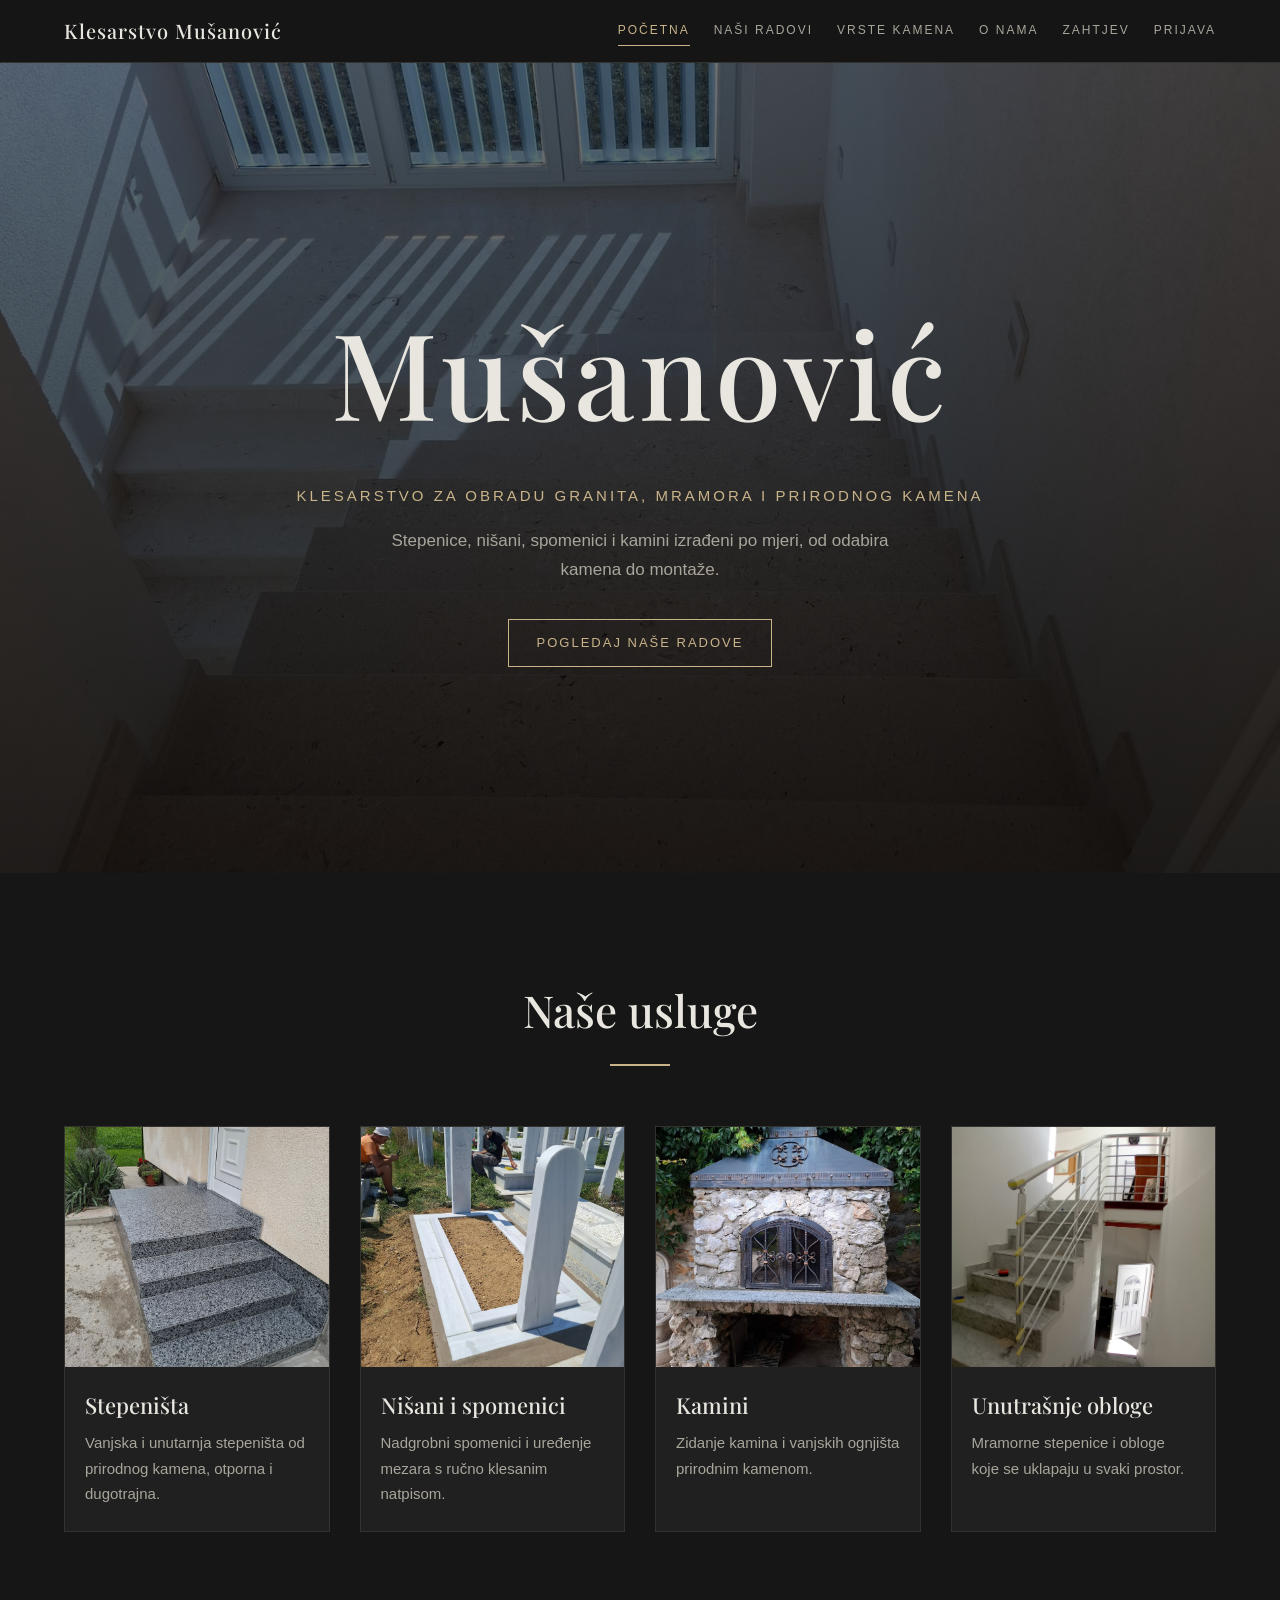
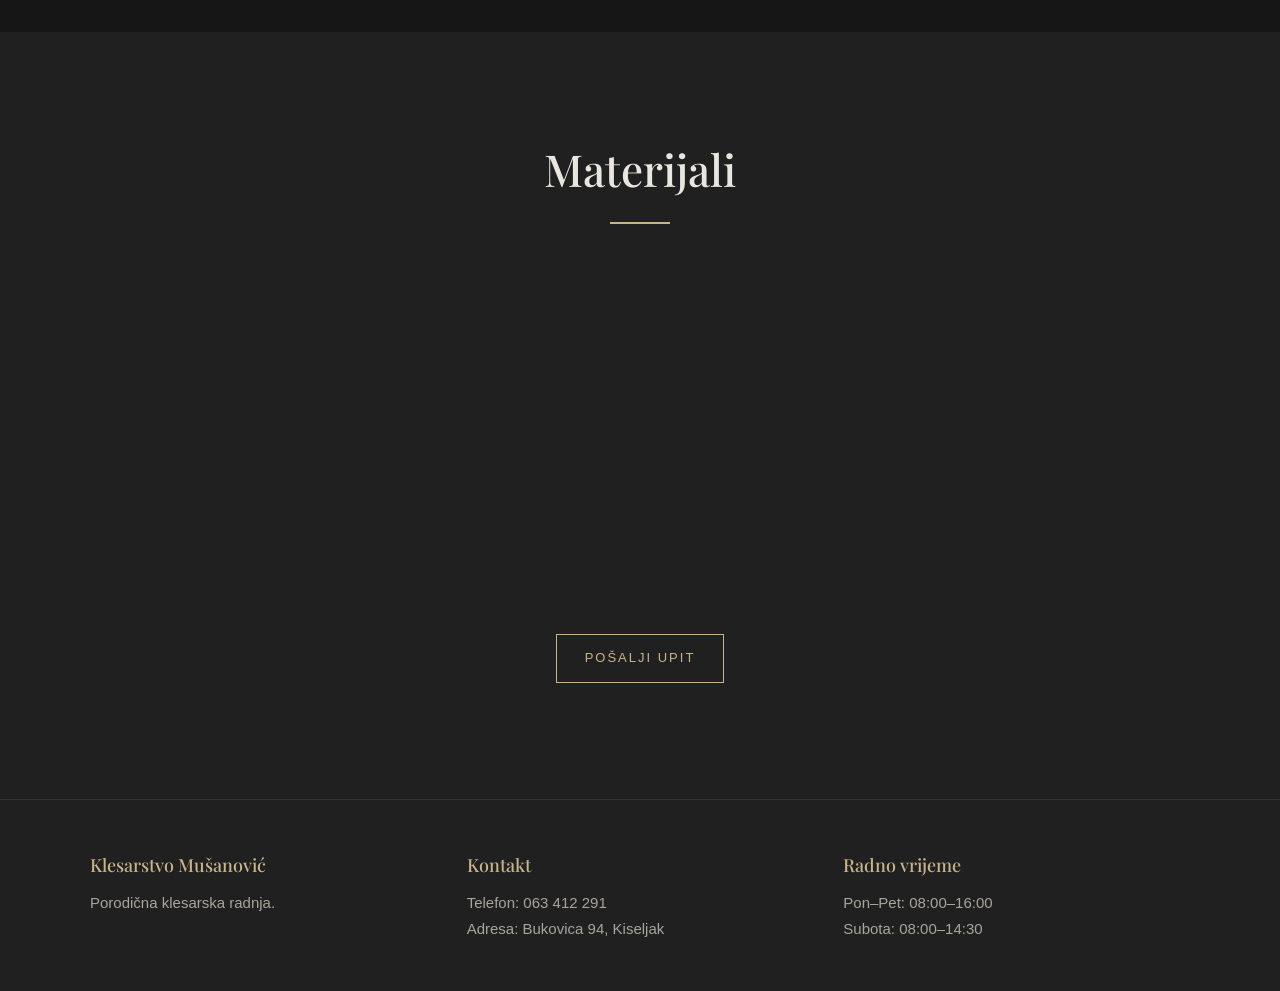
<file: frontend/index.html>
<!DOCTYPE html>
<html lang="bs">
<head>
  <meta charset="UTF-8">
  <meta name="viewport" content="width=device-width, initial-scale=1">
  <title>Klesarstvo Mušanović</title>
  <link rel="preconnect" href="https://fonts.googleapis.com">
  <link rel="preconnect" href="https://fonts.gstatic.com" crossorigin>
  <link href="https://fonts.googleapis.com/css2?family=Playfair+Display:wght@400;500&display=swap" rel="stylesheet">
  <link rel="stylesheet" href="css/style.css">
</head>
<body>
  <header>
    <a class="logo" href="#home">Klesarstvo Mušanović</a>
    <nav>
      <a href="#home" data-route="home">Početna</a>
      <a href="#radovi" data-route="radovi">Naši radovi</a>
      <a href="#kamen" data-route="kamen">Vrste kamena</a>
      <a href="#about" data-route="about">O nama</a>
      <a href="#zahtjev" data-route="zahtjev">Zahtjev</a>
      <a href="#login" data-route="login">Prijava</a>
    </nav>
  </header>

  <main id="app"></main>

  <footer>
    <div class="podnozje">
      <div><h3>Klesarstvo Mušanović</h3><p>Porodična klesarska radnja.</p></div>
      <div><h3>Kontakt</h3><p>Telefon: 063 412 291<br>Adresa: Bukovica 94, Kiseljak</p></div>
      <div><h3>Radno vrijeme</h3><p>Pon–Pet: 08:00–16:00<br>Subota: 08:00–14:30</p></div>
    </div>
  </footer>

  <script src="js/router.js"></script>
  <script src="js/script.js"></script>
</body>
</html>
</file>
<file: frontend/css/style.css>
:root {
  --bg: #161616;
  --bg2: #202020;
  --tekst: #e8e6df;
  --tekst2: #a8a59b;
  --akcent: #c9b48a;
  --linija: #33322f;
}

* { box-sizing: border-box; }
html { scroll-behavior: smooth; }

body {
  margin: 0;
  font-family: Arial, sans-serif;
  line-height: 1.7;
  color: var(--tekst);
  background: var(--bg);
}

h1, h2, h3, .logo { font-family: "Playfair Display", Georgia, serif; font-weight: 500; margin: 0; }

/* ZAGLAVLJE */
header {
  position: sticky;
  top: 0;
  z-index: 10;
  display: flex;
  justify-content: space-between;
  align-items: center;
  flex-wrap: wrap;
  gap: 8px 24px;
  padding: 14px 5%;
  background: rgba(22, 22, 22, 0.94);
  border-bottom: 1px solid var(--linija);
}

.logo { font-size: 20px; letter-spacing: 1px; color: var(--tekst); text-decoration: none; }

nav { display: flex; flex-wrap: wrap; gap: 8px 24px; }

nav a {
  color: var(--tekst2);
  text-decoration: none;
  text-transform: uppercase;
  font-size: 12px;
  letter-spacing: 2px;
  padding: 4px 0;
  border-bottom: 1px solid transparent;
}

nav a:hover, nav a.aktivna { color: var(--akcent); border-bottom-color: var(--akcent); }

/* HERO */
.hero {
  min-height: 90vh;
  display: flex;
  flex-direction: column;
  justify-content: center;
  align-items: center;
  text-align: center;
  padding: 40px 5%;
  background:
    linear-gradient(rgba(0, 0, 0, 0.55), rgba(0, 0, 0, 0.8)),
    url("../assets/stepenice-krecnjak.jpg") center / cover no-repeat;
}

.hero h1 { font-size: clamp(48px, 10vw, 120px); letter-spacing: 4px; }
.podnaslov { margin: 10px 0 0; font-size: 15px; letter-spacing: 3px; text-transform: uppercase; color: var(--akcent); }
.opis-hero { max-width: 560px; margin: 18px 0 34px; color: var(--tekst2); font-size: 17px; }

/* DUGMAD */
.dugme, button {
  display: inline-block;
  padding: 12px 28px;
  background: transparent;
  color: var(--akcent);
  border: 1px solid var(--akcent);
  text-decoration: none;
  text-transform: uppercase;
  letter-spacing: 2px;
  font-size: 13px;
  cursor: pointer;
  transition: background 0.3s, color 0.3s;
}

.dugme:hover, button:hover { background: var(--akcent); color: var(--bg); }

/* SEKCIJE */
.sekcija { padding: 100px 5%; scroll-margin-top: 60px; }
.sekcija.tamna { background: var(--bg2); }
.naslov { text-align: center; font-size: clamp(30px, 4vw, 44px); margin-bottom: 60px; }
.naslov::after { content: ""; display: block; width: 60px; height: 2px; background: var(--akcent); margin: 16px auto 0; }
.centar { text-align: center; margin-top: 50px; }

/* KARTICE USLUGA */
.kartice {
  max-width: 1200px;
  margin: 0 auto;
  display: grid;
  grid-template-columns: repeat(auto-fit, minmax(250px, 1fr));
  gap: 30px;
}

.kartica { background: var(--bg2); border: 1px solid var(--linija); }
.kartica img { display: block; width: 100%; height: 240px; object-fit: cover; }
.kartica h3 { font-size: 22px; padding: 20px 20px 6px; }
.kartica p { padding: 0 20px 24px; margin: 0; color: var(--tekst2); font-size: 15px; }

/* CIK-CAK RADOVI */
.red { max-width: 1100px; margin: 0 auto 110px; display: flex; align-items: center; gap: 70px; }
.red:nth-of-type(even) { flex-direction: row-reverse; }
.red:last-child { margin-bottom: 0; }

.red figure { flex: 1; margin: 0; }
.red img { display: block; width: 100%; aspect-ratio: 4 / 5; object-fit: cover; }
.red .opis { flex: 1; }

.opis span { color: var(--akcent); font-size: 13px; letter-spacing: 3px; text-transform: uppercase; }
.opis h3 { font-size: clamp(26px, 3.5vw, 38px); margin: 8px 0 16px; }
.opis p { color: var(--tekst2); font-size: 17px; }

/* MATERIJALI */
.materijali {
  max-width: 1200px;
  margin: 0 auto;
  display: grid;
  grid-template-columns: repeat(auto-fit, minmax(240px, 1fr));
  gap: 24px;
}

.materijal { position: relative; overflow: hidden; }
.materijal img { display: block; width: 100%; height: 300px; object-fit: cover; transition: transform 0.6s; }
.materijal:hover img { transform: scale(1.06); }

.materijal span {
  position: absolute;
  left: 0; right: 0; bottom: 0;
  padding: 40px 16px 16px;
  font-family: "Playfair Display", Georgia, serif;
  font-size: 22px;
  background: linear-gradient(transparent, rgba(0, 0, 0, 0.85));
}

/* ANIMACIJA POJAVLJIVANJA */
.reveal { opacity: 0; transform: translateY(50px); transition: opacity 0.9s ease, transform 0.9s ease; }
.reveal.vidljivo { opacity: 1; transform: none; }

/* UNUTARNJE STRANICE */
.stranica { max-width: 900px; margin: 0 auto; padding: 70px 5% 60px; }
.stranica h1 { font-size: clamp(32px, 5vw, 48px); margin-bottom: 12px; }
.stranica h2 { margin: 40px 0 12px; font-size: 26px; }
.uvod { color: var(--tekst2); font-size: 18px; margin-bottom: 40px; }

.kontakt { display: grid; grid-template-columns: repeat(auto-fit, minmax(220px, 1fr)); gap: 24px; }
.kontakt div { padding: 20px; background: var(--bg2); border: 1px solid var(--linija); }
.kontakt span { color: var(--akcent); font-size: 13px; letter-spacing: 2px; text-transform: uppercase; }
.kontakt p { margin: 6px 0 0; }

/* FORME */
form { display: grid; gap: 16px; max-width: 520px; margin-bottom: 30px; }
label { display: grid; gap: 6px; font-size: 14px; color: var(--tekst2); }
.dimenzije { display: grid; grid-template-columns: repeat(3, minmax(0, 1fr)); gap: 12px; }

input, select, textarea {
  padding: 10px;
  font-size: 15px;
  font-family: inherit;
  color: var(--tekst);
  background: var(--bg2);
  border: 1px solid var(--linija);
}

input:focus, select:focus, textarea:focus { outline: none; border-color: var(--akcent); }

#lista { padding: 0; list-style: none; max-width: 520px; margin-bottom: 40px; }
#lista li { padding: 12px 0; border-bottom: 1px solid var(--linija); }
#lista button { margin-left: 10px; padding: 4px 12px; font-size: 11px; }

/* PODNOZJE */
footer { background: var(--bg2); border-top: 1px solid var(--linija); padding: 50px 5%; }

.podnozje {
  max-width: 1100px;
  margin: 0 auto;
  display: grid;
  grid-template-columns: repeat(auto-fit, minmax(220px, 1fr));
  gap: 30px;
}

.podnozje h3 { font-size: 18px; color: var(--akcent); margin-bottom: 10px; }
.podnozje p { margin: 0; color: var(--tekst2); font-size: 15px; }

/* MOBITEL */
@media (max-width: 800px) {
  .red, .red:nth-of-type(even) { flex-direction: column; gap: 24px; margin-bottom: 70px; }
  .sekcija { padding: 70px 5%; }
  .dimenzije { grid-template-columns: 1fr; }
  header { justify-content: center; }
}
/* GALERIJA */
.galerija {
  display: grid;
  grid-template-columns: repeat(auto-fit, minmax(240px, 1fr));
  gap: 20px;
  margin-bottom: 30px;
}
.galerija figure { margin: 0; }
.galerija img { display: block; width: 100%; height: 260px; object-fit: cover; }
.galerija figcaption { padding-top: 8px; font-size: 15px; color: var(--tekst2); }
.stranica section { margin-bottom: 30px; }
.stranica h3 { margin: 24px 0 12px; font-size: 22px; }
.stranica h1, .stranica h3 { text-align: center; }
.galerija { max-width: 1100px; margin-left: auto; margin-right: auto; justify-items: center; }
.galerija figure, .galerija img { width: 100%; }
.galerija figcaption { text-align: center; }
</file>
